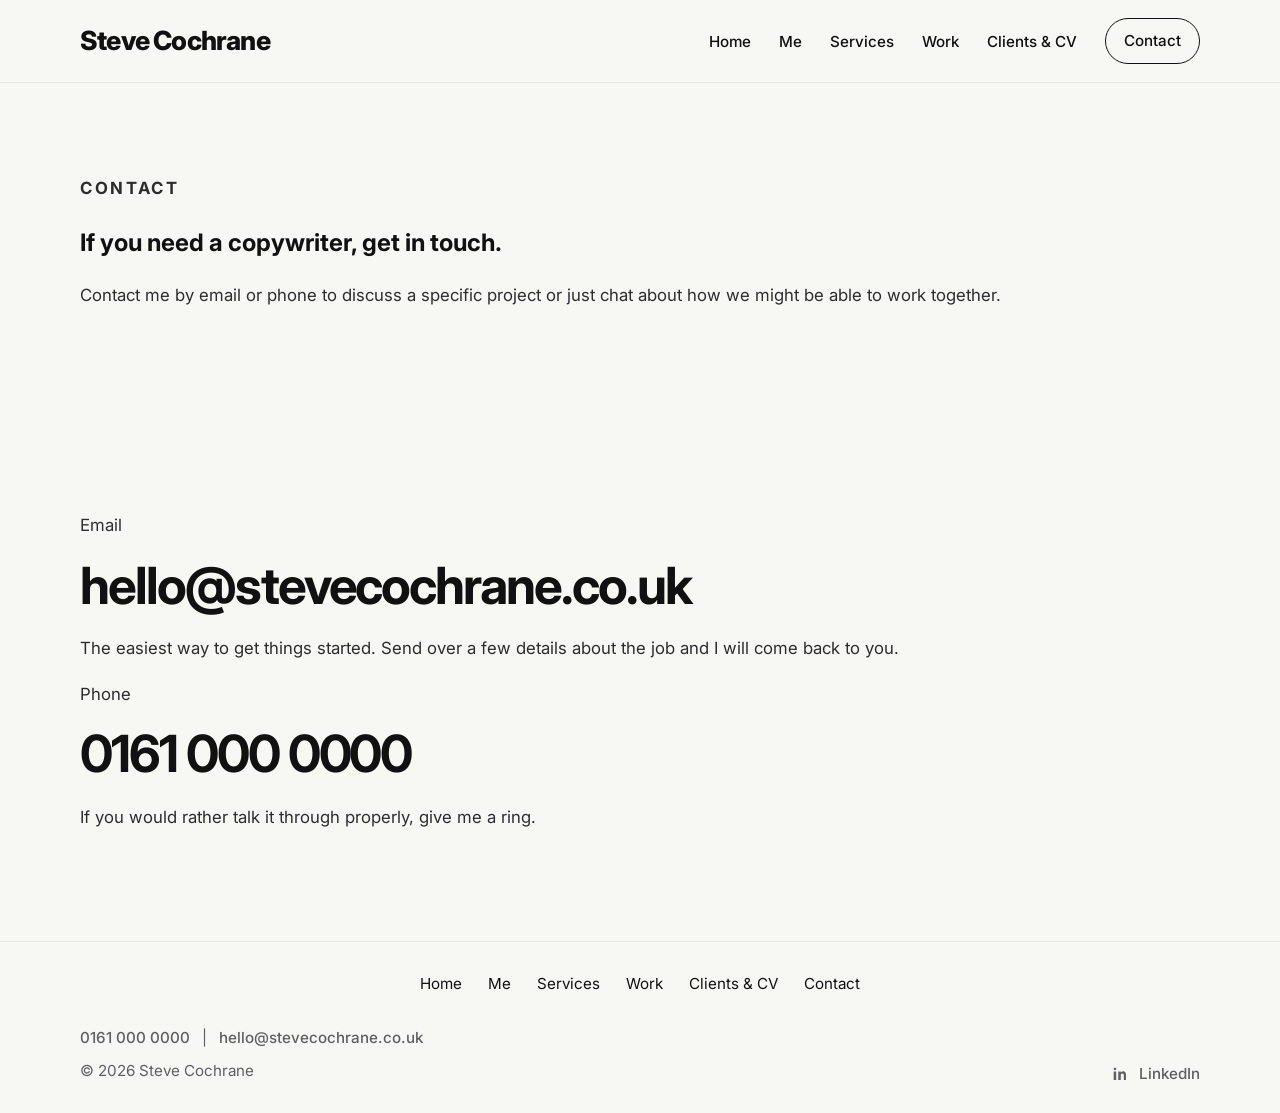
<file: contact.html>
<!DOCTYPE html>
<html lang="en-GB">
<head>
  <meta charset="UTF-8" />
  <meta name="viewport" content="width=device-width, initial-scale=1.0" />
  <title>Contact | Steve Cochrane</title>
  <meta
    name="description"
    content="Get in touch with freelance copywriter Steve Cochrane about website copy, articles, long-form content and more."
  />
  <link rel="preconnect" href="https://fonts.googleapis.com" />
  <link rel="preconnect" href="https://fonts.gstatic.com" crossorigin />
  <link
    href="https://fonts.googleapis.com/css2?family=Inter:wght@400;500;600;700;800&display=swap"
    rel="stylesheet"
  />
  <link rel="stylesheet" href="css/style.css" />
</head>
<body>
  <a class="skip-link" href="#main">Skip to content</a>

  <header class="site-header">
    <div class="container header-inner">
      <a class="site-logo" href="index.html">Steve Cochrane</a>

      <nav class="site-nav" aria-label="Primary navigation">
        <ul>
          <li><a href="index.html">Home</a></li>
          <li><a href="me.html">Me</a></li>
          <li><a href="services.html">Services</a></li>
          <li><a href="work.html">Work</a></li>
          <li><a href="clients-cv.html">Clients &amp; CV</a></li>
          <li><a class="nav-cta" href="contact.html">Contact</a></li>
        </ul>
      </nav>
    </div>
  </header>

  <main id="main">
    <section class="section contact-page-intro">
      <div class="container contact-page-inner">
        <p class="section-label">Contact</p>
        <h1>If you need a copywriter, get in touch.</h1>

        <p>
         Contact me by email or phone to discuss a specific project or just chat about how we might be able to work together. 

        </p>

     </div>
    </section>

    <section class="section contact-methods-section">
      <div class="container contact-methods-grid">
        <article class="contact-method-card">
          <p class="contact-method-label">Email</p>
          <h2 class="contact-value">
            <a href="mailto:hello@stevecochrane.co.uk">hello@stevecochrane.co.uk</a>
          </h2>
          <p>
           The easiest way to get things started. Send over a few details about the job and I will come back to you.

          </p>
        </article>

        <article class="contact-method-card">
          <p class="contact-method-label">Phone</p>
          <h2 class="contact-value">
            <a href="tel:01610000000">0161 000 0000</a>
          </h2>
          <p>
           If you would rather talk it through properly, give me a ring.
          </p>
        </article>

        
      </div>
    </section>

    
  </main>

  <footer class="site-footer">
    <div class="container footer-main">
      <nav class="footer-nav" aria-label="Footer navigation">
        <ul>
          <li><a href="index.html">Home</a></li>
          <li><a href="me.html">Me</a></li>
          <li><a href="services.html">Services</a></li>
          <li><a href="work.html">Work</a></li>
          <li><a href="clients-cv.html">Clients &amp; CV</a></li>
          <li><a href="contact.html">Contact</a></li>
        </ul>
      </nav>

      <div class="footer-meta">
        <div class="footer-meta-left">
          <p>
            <a class="footer-contact-item" href="tel:01610000000">0161 000 0000</a>
            <span>|</span>
            <a class="footer-contact-item" href="mailto:hello@stevecochrane.co.uk">hello@stevecochrane.co.uk</a>
          </p>
          <p>© 2026 Steve Cochrane</p>
        </div>

        <a
          class="footer-social"
          href="#"
          target="_blank"
          rel="noopener noreferrer"
          aria-label="Visit Steve Cochrane on LinkedIn"
        >
          <svg viewBox="0 0 24 24" aria-hidden="true">
            <path d="M6.94 8.5H3.56V20h3.38V8.5Zm-1.69-1.47c1.08 0 1.75-.72 1.75-1.62-.02-.92-.67-1.62-1.73-1.62S3.5 4.49 3.5 5.41c0 .9.68 1.62 1.73 1.62h.02ZM20.5 20h-3.38v-6.16c0-1.55-.56-2.6-1.95-2.6-1.07 0-1.7.72-1.98 1.42-.1.25-.13.6-.13.95V20H9.68s.05-10.46 0-11.5h3.38v1.63c.45-.7 1.25-1.7 3.05-1.7 2.23 0 3.89 1.45 3.89 4.56V20Z"/>
          </svg>
          <span>LinkedIn</span>
        </a>
      </div>
    </div>
  </footer>
</body>
</html>
</file>
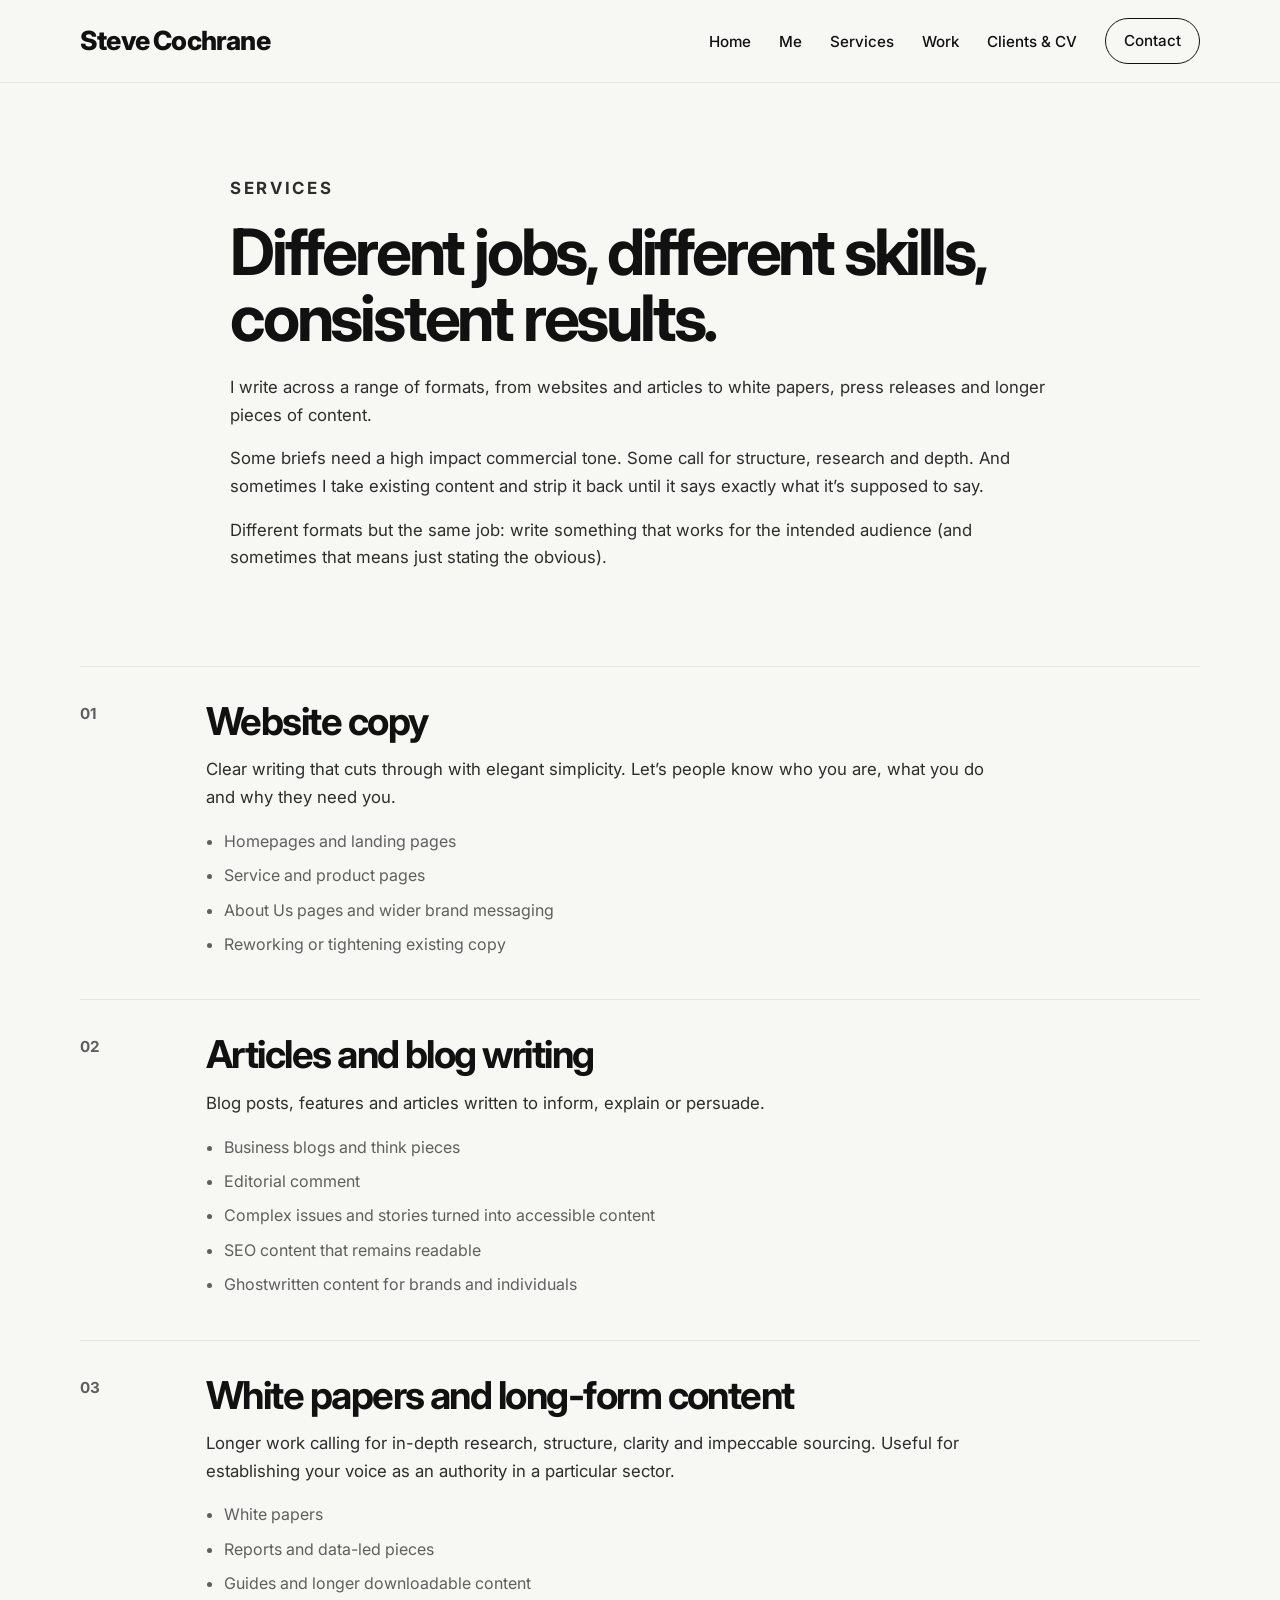
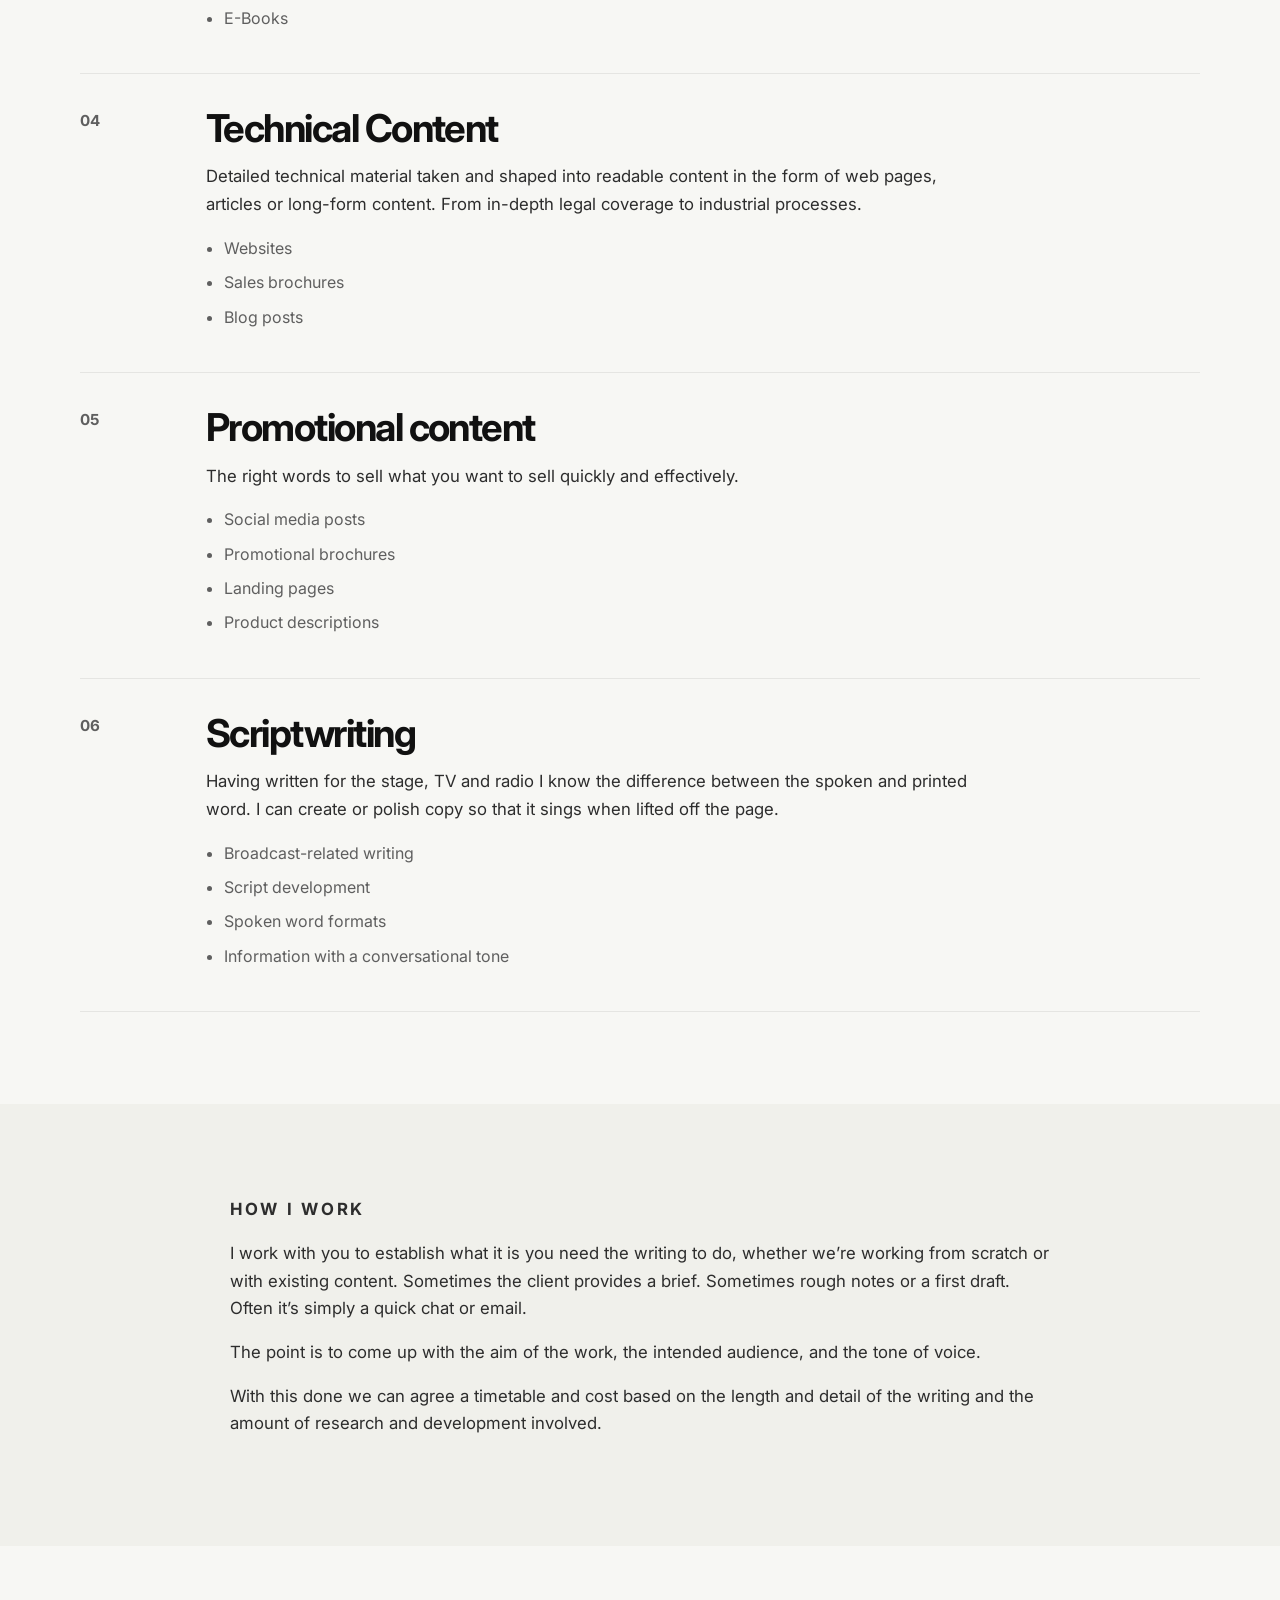
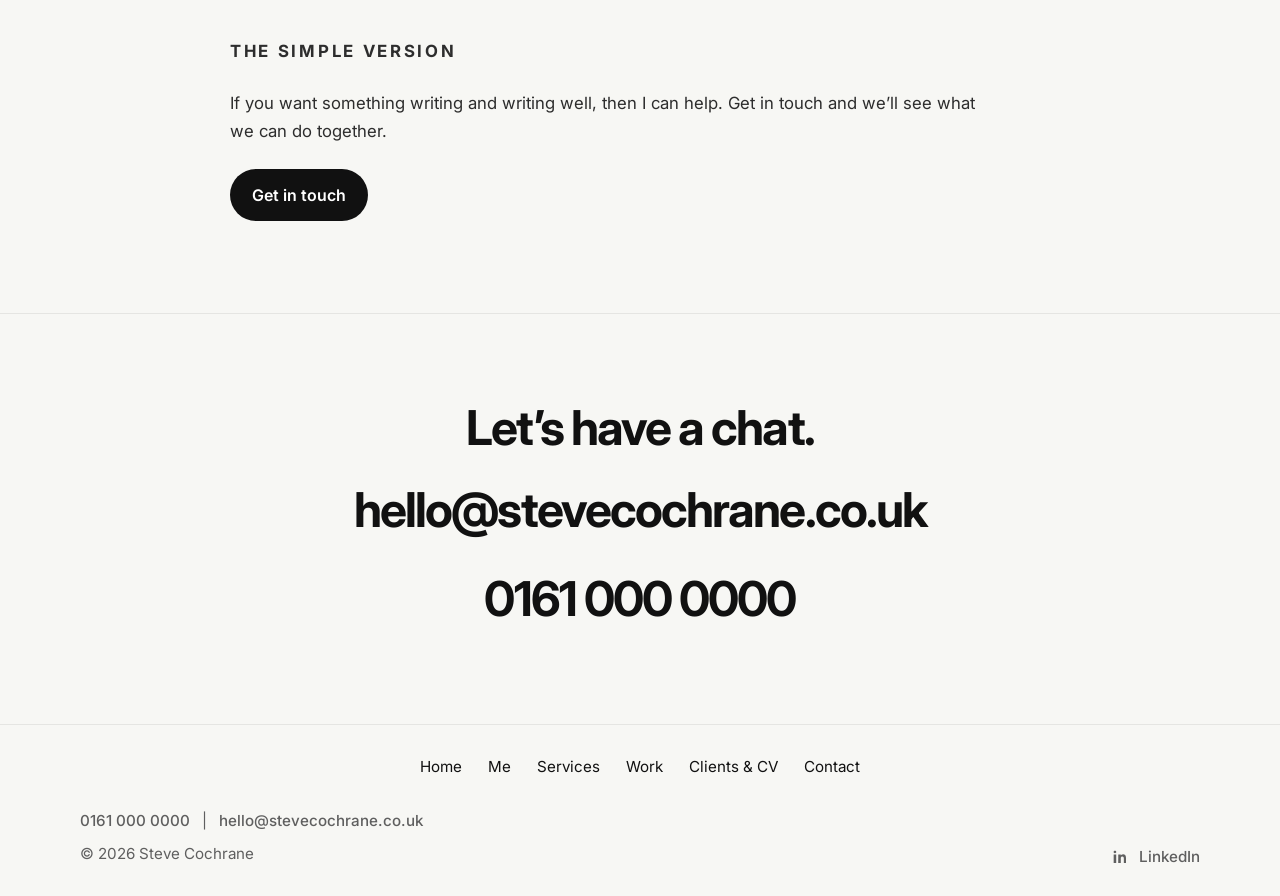
<file: services.html>
<!DOCTYPE html>
<html lang="en-GB">
<head>
  <meta charset="UTF-8" />
  <meta name="viewport" content="width=device-width, initial-scale=1.0" />
  <title>Services | Steve Cochrane</title>
  <meta
    name="description"
    content="Copywriting services by Steve Cochrane, including website copy, articles, blogs, white papers, press releases and more."
  />
  <link rel="preconnect" href="https://fonts.googleapis.com" />
  <link rel="preconnect" href="https://fonts.gstatic.com" crossorigin />
  <link
    href="https://fonts.googleapis.com/css2?family=Inter:wght@400;500;600;700;800&display=swap"
    rel="stylesheet"
  />
  <link rel="stylesheet" href="css/style.css" />
</head>
<body>
  <a class="skip-link" href="#main">Skip to content</a>

  <header class="site-header">
    <div class="container header-inner">
      <a class="site-logo" href="index.html">Steve Cochrane</a>

      <nav class="site-nav" aria-label="Primary navigation">
        <ul>
          <li><a href="index.html">Home</a></li>
          <li><a href="me.html">Me</a></li>
          <li><a href="services.html">Services</a></li>
          <li><a href="work.html">Work</a></li>
          <li><a href="clients-cv.html">Clients &amp; CV</a></li>
          <li><a class="nav-cta" href="contact.html">Contact</a></li>
        </ul>
      </nav>
    </div>
  </header>

  <main id="main">
    <section class="section services-intro">
      <div class="container services-intro-inner">
        <p class="section-label">Services</p>
        <h1>Different jobs, different skills, consistent results.
</h1>

        <p>
         I write across a range of formats, from websites and articles to white papers, press releases and longer pieces of content.

        </p>

        <p>
         Some briefs need a high impact commercial tone. Some call for structure, research and depth. And sometimes I take existing content and strip it back until it says exactly what it’s supposed to say. 

        </p>

        <p>
       Different formats but the same job: write something that works for the intended audience (and sometimes that means just stating the obvious).   

        </p>
      </div>
    </section>

    <section class="section services-list-section">
      <div class="container">

        <article class="service-row">
          <div class="service-row-label">
            <p>01</p>
          </div>
          <div class="service-row-content">
            <h2>Website copy</h2>
            <p>
             Clear writing that cuts through with elegant simplicity. Let’s people know who you are, what you do and why they need you. 

            </p>
            <ul>
              <li>Homepages and landing pages</li>
              <li>Service and product pages</li>
              <li>About Us pages and wider brand messaging</li>
              <li>Reworking or tightening existing copy</li>
            </ul>
          </div>
        </article>

        <article class="service-row">
          <div class="service-row-label">
            <p>02</p>
          </div>
          <div class="service-row-content">
            <h2>Articles and blog writing</h2>
            <p>
              Blog posts, features and articles written to inform, explain or persuade.

            </p>
            <ul>
              <li>Business blogs and think pieces
</li>
              <li>Editorial comment
</li>
              <li>Complex issues and stories turned into accessible content
</li>
              <li>SEO content that remains readable
</li>
              <li>Ghostwritten content for brands and individuals</li>
            </ul>
          </div>
        </article>

        <article class="service-row">
          <div class="service-row-label">
            <p>03</p>
          </div>
          <div class="service-row-content">
            <h2>White papers and long-form content</h2>
            <p>
              Longer work calling for in-depth research, structure, clarity and impeccable sourcing. Useful for establishing your voice as an authority in a particular sector.

            </p>
            <ul>
              <li>White papers</li>
              <li>Reports and data-led pieces
</li>
              <li>Guides and longer downloadable content
</li>
              <li>E-Books</li>
            </ul>
          </div>
        </article>

        <article class="service-row">
          <div class="service-row-label">
            <p>04</p>
          </div>
          <div class="service-row-content">
            <h2>Technical Content</h2>
            <p>
              Detailed technical material taken and shaped into readable content in the form of web pages, articles or long-form content. From in-depth legal coverage to industrial processes. 

            </p>
            <ul>
              <li>Websites</li>
              <li>Sales brochures</li>
              <li>Blog posts</li>
            </ul>
          </div>
        </article>

        <article class="service-row">
          <div class="service-row-label">
            <p>05</p>
          </div>
          <div class="service-row-content">
            <h2>Promotional content
</h2>
            <p>
              The right words to sell what you want to sell quickly and effectively.
            </p>
            <ul>
              <li>Social media posts
</li>
              <li>Promotional brochures 
</li>
              <li>Landing pages
</li>
              <li>Product descriptions 
</li>
            </ul>
          </div>
        </article>

        <article class="service-row">
          <div class="service-row-label">
            <p>06</p>
          </div>
          <div class="service-row-content">
            <h2>Scriptwriting</h2>
            <p>
             Having written for the stage, TV and radio I know the difference between the spoken and printed word. I can create or polish copy so that it sings when lifted off the page. 

            </p>
            <ul>
              <li>Broadcast-related writing</li>
              <li>Script development</li>
              <li>Spoken word formats</li>
              <li>Information with a conversational tone
</li>
            </ul>
          </div>
        </article>

      </div>
    </section>

    <section class="section how-i-work-section">
      <div class="container how-i-work-inner">
        <p class="section-label">How I work</p>
    

        <p>
         I work with you to establish what it is you need the writing to do, whether we’re working from scratch or with existing content. Sometimes the client provides a brief. Sometimes rough notes or a first draft. Often it’s simply a quick chat or email. 
        </p>

        <p>
         The point is to come up with the aim of the work, the intended audience, and the tone of voice. 

        </p>

        <p>
          With this done we can agree a timetable and cost based on the length and detail of the writing and the amount of research and development involved. 

        </p>
      </div>
    </section>

    <section class="section services-closing-section">
      <div class="container services-closing-inner">
        <p class="section-label">The simple version 
</p>        <p>
         If you want something writing and writing well, then I can help. Get in touch and we’ll see what we can do together. 
        </p>
        <a class="button button-primary" href="contact.html">Get in touch</a>
      </div>
    </section>

    <section class="contact-band">
      <div class="container contact-band-inner">
        <h2>Let’s have a chat.</h2>
        <a href="mailto:hello@stevecochrane.co.uk">hello@stevecochrane.co.uk</a>
        <a href="tel:01610000000">0161 000 0000</a>
      </div>
    </section>
  </main>

  <footer class="site-footer">
    <div class="container footer-main">
      <nav class="footer-nav" aria-label="Footer navigation">
        <ul>
          <li><a href="index.html">Home</a></li>
          <li><a href="me.html">Me</a></li>
          <li><a href="services.html">Services</a></li>
          <li><a href="work.html">Work</a></li>
          <li><a href="clients-cv.html">Clients &amp; CV</a></li>
          <li><a href="contact.html">Contact</a></li>
        </ul>
      </nav>

      <div class="footer-meta">
        <div class="footer-meta-left">
          <p>
            <a class="footer-contact-item" href="tel:01610000000">0161 000 0000</a>
            <span>|</span>
            <a class="footer-contact-item" href="mailto:hello@stevecochrane.co.uk">hello@stevecochrane.co.uk</a>
          </p>
          <p>© 2026 Steve Cochrane</p>
        </div>

        <a
          class="footer-social"
          href="#"
          target="_blank"
          rel="noopener noreferrer"
          aria-label="Visit Steve Cochrane on LinkedIn"
        >
          <svg viewBox="0 0 24 24" aria-hidden="true">
            <path d="M6.94 8.5H3.56V20h3.38V8.5Zm-1.69-1.47c1.08 0 1.75-.72 1.75-1.62-.02-.92-.67-1.62-1.73-1.62S3.5 4.49 3.5 5.41c0 .9.68 1.62 1.73 1.62h.02ZM20.5 20h-3.38v-6.16c0-1.55-.56-2.6-1.95-2.6-1.07 0-1.7.72-1.98 1.42-.1.25-.13.6-.13.95V20H9.68s.05-10.46 0-11.5h3.38v1.63c.45-.7 1.25-1.7 3.05-1.7 2.23 0 3.89 1.45 3.89 4.56V20Z"/>
          </svg>
          <span>LinkedIn</span>
        </a>
      </div>
    </div>
  </footer>
</body>
</html>
</file>
<file: css/style.css>
:root {
  --bg: #f7f7f4;
  --surface: #ffffff;
  --text: #111111;
  --muted: #5f5f5f;
  --line: #dddddd;
  --accent: #111111;
  --max-width: 1120px;
  --narrow-width: 760px;
  --radius: 18px;
  --shadow: 0 10px 30px rgba(0, 0, 0, 0.04);
}

* {
  box-sizing: border-box;
}

html {
  scroll-behavior: smooth;
}

body {
  margin: 0;
  font-family: "Inter", sans-serif;
  background: var(--bg);
  color: var(--text);
  line-height: 1.65;
}

img {
  max-width: 100%;
  display: block;
}

a {
  color: var(--text);
  text-decoration: none;
}

a:hover {
  text-decoration: underline;
}

.skip-link {
  position: absolute;
  left: 16px;
  top: -48px;
  background: #111111;
  color: #ffffff;
  padding: 10px 14px;
  border-radius: 999px;
  z-index: 1000;
  transition: top 0.2s ease;
}

.skip-link:focus {
  top: 16px;
}

.container {
  width: min(calc(100% - 40px), var(--max-width));
  margin: 0 auto;
}

.narrow {
  width: min(100%, var(--narrow-width));
}

.site-header {
  position: sticky;
  top: 0;
  z-index: 100;
  background: rgba(247, 247, 244, 0.92);
  backdrop-filter: blur(12px);
  border-bottom: 1px solid rgba(17, 17, 17, 0.08);
}

.header-inner {
  display: flex;
  align-items: center;
  justify-content: space-between;
  min-height: 82px;
  gap: 24px;
}

.site-logo {
  font-size: 1.65rem;
  font-weight: 800;
  letter-spacing: -0.03em;
  text-decoration: none;
}

.site-logo:hover {
  text-decoration: none;
}

.site-nav ul {
  display: flex;
  align-items: center;
  gap: 28px;
  list-style: none;
  padding: 0;
  margin: 0;
}

.site-nav a {
  font-size: 0.95rem;
  font-weight: 500;
  text-decoration: none;
}

.nav-cta {
  display: inline-flex;
  align-items: center;
  justify-content: center;
  min-height: 46px;
  padding: 0 18px;
  border: 1px solid #111111;
  border-radius: 999px;
}

.nav-cta:hover {
  background: #111111;
  color: #ffffff;
  text-decoration: none;
}

.hero {
  padding: 84px 0 48px;
}

.hero-grid {
  display: grid;
  grid-template-columns: 1.1fr 0.9fr;
  gap: 56px;
  align-items: center;
}

.eyebrow {
  margin: 0 0 18px;
  font-size: 0.82rem;
  font-weight: 700;
  letter-spacing: 0.16em;
  text-transform: uppercase;
  color: var(--muted);
}

.hero h1 {
  margin: 0;
  font-size: clamp(2.8rem, 6vw, 5rem);
  line-height: 1.03;
  letter-spacing: -0.05em;
  max-width: 10ch;
}

.hero-text {
  margin: 28px 0 0;
  max-width: 600px;
  font-size: 1.15rem;
  color: var(--muted);
}

.hero-actions {
  display: flex;
  flex-wrap: wrap;
  gap: 14px;
  margin-top: 34px;
}

.button {
  display: inline-flex;
  align-items: center;
  justify-content: center;
  min-height: 52px;
  padding: 0 22px;
  border-radius: 999px;
  font-weight: 600;
  transition: transform 0.2s ease, background 0.2s ease, color 0.2s ease;
}

.button:hover {
  text-decoration: none;
  transform: translateY(-2px);
}

.button-primary {
  background: #111111;
  color: #ffffff;
}

.button-primary:hover {
  background: #222222;
}

.button-secondary {
  border: 1px solid #111111;
  color: #111111;
}

.button-secondary:hover {
  background: #111111;
  color: #ffffff;
}

.hero-image-wrap {
  display: flex;
  justify-content: center;
}

.hero-image {
  width: 100%;
  max-width: 420px;
  aspect-ratio: 4 / 5;
  object-fit: cover;
  border-radius: 24px;
  background: #e9e9e4;
  box-shadow: var(--shadow);
  border: 1px solid rgba(17, 17, 17, 0.08);
}

.intro-strip {
  padding: 22px 0;
  border-top: 1px solid rgba(17, 17, 17, 0.08);
  border-bottom: 1px solid rgba(17, 17, 17, 0.08);
}

.intro-strip-inner p {
  margin: 0;
  font-size: 1.05rem;
  color: var(--muted);
}

.section {
  padding: 92px 0;
}

.section-alt {
  background: #f0f0eb;
}

.section-label {
  margin: 0 0 14px;
  font-size: 0.82rem;
  font-weight: 700;
  letter-spacing: 0.16em;
  text-transform: uppercase;
  color: var(--muted);
}

.section h2 {
  margin: 0 0 22px;
  font-size: clamp(2rem, 4vw, 3.2rem);
  line-height: 1.08;
  letter-spacing: -0.04em;
}

.section p {
  margin: 0 0 18px;
  font-size: 1.05rem;
  color: #2d2d2d;
}

.section-intro {
  max-width: 700px;
  color: var(--muted);
}

.services-grid {
  display: grid;
  grid-template-columns: repeat(2, minmax(0, 1fr));
  gap: 22px;
  margin-top: 34px;
}

.service-card {
  background: var(--surface);
  border: 1px solid rgba(17, 17, 17, 0.08);
  border-radius: var(--radius);
  padding: 28px;
  box-shadow: var(--shadow);
}

.service-card h3 {
  margin: 0 0 12px;
  font-size: 1.3rem;
  letter-spacing: -0.03em;
}

.service-card p {
  margin: 0;
  color: var(--muted);
}

.work-list {
  display: flex;
  flex-direction: column;
  margin-top: 30px;
  border-top: 1px solid var(--line);
}

.work-item {
  display: flex;
  align-items: center;
  justify-content: space-between;
  gap: 24px;
  padding: 24px 0;
  border-bottom: 1px solid var(--line);
}

.work-item h3 {
  margin: 0 0 8px;
  font-size: 1.2rem;
  letter-spacing: -0.03em;
}

.work-item p {
  margin: 0;
  color: var(--muted);
}

.work-item a {
  white-space: nowrap;
  font-weight: 600;
}

.quote-block {
  padding: 40px;
  background: #111111;
  color: #ffffff;
  border-radius: 24px;
}

.quote-block p {
  margin: 0;
  color: #ffffff;
  font-size: clamp(1.3rem, 3vw, 2rem);
  line-height: 1.3;
  letter-spacing: -0.03em;
}

.contact-section {
  padding-bottom: 110px;
}

.contact-details {
  display: flex;
  flex-direction: column;
  gap: 10px;
  margin-top: 28px;
}

.contact-details a,
.contact-details span {
  font-size: clamp(1.4rem, 3vw, 2.2rem);
  font-weight: 700;
  letter-spacing: -0.03em;
}

.site-footer {
  border-top: 1px solid rgba(17, 17, 17, 0.08);
  padding: 26px 0;
}

.footer-inner {
  display: flex;
  align-items: center;
  justify-content: space-between;
  gap: 20px;
}

.footer-inner p {
  margin: 0;
  color: var(--muted);
  font-size: 0.95rem;
}

@media (max-width: 900px) {
  .header-inner {
    flex-direction: column;
    align-items: flex-start;
    padding: 18px 0;
  }

  .site-nav ul {
    flex-wrap: wrap;
    gap: 14px 18px;
  }

  .hero-grid {
    grid-template-columns: 1fr;
    gap: 34px;
  }

  .hero h1 {
    max-width: 12ch;
  }

  .services-grid {
    grid-template-columns: 1fr;
  }

  .work-item {
    flex-direction: column;
    align-items: flex-start;
  }

  .footer-inner {
    flex-direction: column;
    align-items: flex-start;
  }
}

@media (max-width: 640px) {
  .container {
    width: min(calc(100% - 28px), var(--max-width));
  }

  .hero {
    padding-top: 56px;
  }

  .section {
    padding: 70px 0;
  }

  .hero-text,
  .section p,
  .intro-strip-inner p,
  .service-card p {
    font-size: 1rem;
  }

  .quote-block {
    padding: 28px;
  }

  .contact-details a,
  .contact-details span {
    font-size: 1.25rem;
  }
}
/* ===== ME PAGE ===== */

.bio-grid {
  display: grid;
  grid-template-columns: 1.1fr 0.9fr;
  gap: 60px;
  align-items: start;
}

.bio-copy h1 {
  margin: 0 0 24px;
  font-size: clamp(2.6rem, 5vw, 4rem);
  line-height: 1.05;
  letter-spacing: -0.04em;
}

.bio-copy p {
  margin: 0 0 18px;
  font-size: 1.05rem;
  color: #2d2d2d;
}

.bio-image-wrap {
  display: flex;
  justify-content: center;
}

.bio-image {
  width: 100%;
  max-width: 420px;
  aspect-ratio: 4 / 5;
  object-fit: cover;
  border-radius: 20px;
  background: #e9e9e4;
  border: 1px solid rgba(17, 17, 17, 0.08);
}

/* Responsive */

@media (max-width: 900px) {
  .bio-grid {
    grid-template-columns: 1fr;
    gap: 32px;
  }

  .bio-image {
    max-width: 100%;
  }
}
/* ===== MINIMAL HOMEPAGE TWEAK ===== */

.hero-minimal {
  min-height: calc(100vh - 82px);
  display: flex;
  align-items: center;
  padding: 72px 0;
}

/* ===== SHARED FOOTER ===== */

.site-footer {
  border-top: 1px solid rgba(17, 17, 17, 0.08);
  padding: 20px 0;
}

.footer-contact {
  display: flex;
  align-items: center;
  justify-content: space-between;
  gap: 18px 28px;
  flex-wrap: wrap;
}

.footer-contact-item,
.footer-social {
  display: inline-flex;
  align-items: center;
  gap: 10px;
  color: var(--muted);
  font-size: 0.95rem;
  font-weight: 500;
  text-decoration: none;
}

.footer-contact-item:hover,
.footer-social:hover {
  color: var(--text);
  text-decoration: none;
}

.footer-social svg {
  width: 18px;
  height: 18px;
  fill: currentColor;
  flex: 0 0 18px;
}

.footer-social span {
  line-height: 1;
}

@media (max-width: 640px) {
  .hero-minimal {
    min-height: auto;
    padding: 56px 0 64px;
  }

  .footer-contact {
    flex-direction: column;
    align-items: flex-start;
  }
}
/* ===== HOMEPAGE PREVIEW SECTIONS ===== */

.home-preview-section {
  padding: 56px 0;
  border-top: 1px solid rgba(17, 17, 17, 0.08);
}

.home-preview-grid {
  display: grid;
  grid-template-columns: 180px minmax(0, 1fr);
  gap: 32px;
  align-items: start;
}

.home-preview-label p {
  margin: 0;
  font-size: 0.82rem;
  font-weight: 700;
  letter-spacing: 0.16em;
  text-transform: uppercase;
  color: var(--muted);
}

.home-preview-content h2 {
  margin: 0 0 18px;
  font-size: clamp(1.8rem, 3.4vw, 2.7rem);
  line-height: 1.08;
  letter-spacing: -0.04em;
}

.home-preview-content p {
  margin: 0 0 16px;
  max-width: 760px;
  color: #2d2d2d;
}

.text-link {
  display: inline-block;
  margin-top: 8px;
  font-weight: 600;
  text-decoration: none;
  border-bottom: 1px solid currentColor;
  padding-bottom: 2px;
}

.text-link:hover {
  text-decoration: none;
}

.home-simple-list {
  list-style: none;
  padding: 0;
  margin: 0 0 18px;
}

.home-simple-list li {
  padding: 10px 0;
  border-bottom: 1px solid rgba(17, 17, 17, 0.08);
  color: #2d2d2d;
}

.home-simple-list li:first-child {
  border-top: 1px solid rgba(17, 17, 17, 0.08);
}

.home-work-preview {
  margin-bottom: 18px;
}

.home-work-item {
  padding: 14px 0;
  border-bottom: 1px solid rgba(17, 17, 17, 0.08);
}

.home-work-item:first-child {
  border-top: 1px solid rgba(17, 17, 17, 0.08);
}

.home-work-item h3 {
  margin: 0 0 6px;
  font-size: 1.05rem;
  letter-spacing: -0.02em;
}

.home-work-item p {
  margin: 0;
  color: var(--muted);
}

@media (max-width: 900px) {
  .home-preview-grid {
    grid-template-columns: 1fr;
    gap: 14px;
  }
}
/* ===== WORK THUMBNAILS ON HOMEPAGE ===== */

.home-work-thumbs {
  display: grid;
  grid-template-columns: repeat(3, minmax(0, 1fr));
  gap: 18px;
  margin: 24px 0 18px;
}

.work-thumb {
  display: block;
  text-decoration: none;
  color: inherit;
}

.work-thumb:hover {
  text-decoration: none;
}

.work-thumb img {
  width: 100%;
  aspect-ratio: 4 / 3;
  object-fit: cover;
  border-radius: 16px;
  background: #e9e9e4;
  border: 1px solid rgba(17, 17, 17, 0.08);
  margin-bottom: 12px;
}

.work-thumb-copy h3 {
  margin: 0 0 6px;
  font-size: 1.05rem;
  letter-spacing: -0.02em;
}

.work-thumb-copy p {
  margin: 0;
  color: var(--muted);
  font-size: 0.97rem;
}

/* ===== LARGE CONTACT BAND ===== */

.contact-band {
  padding: 88px 0 76px;
  border-top: 1px solid rgba(17, 17, 17, 0.08);
}

.contact-band-inner {
  text-align: center;
}

.contact-band-inner h2 {
  margin: 0 0 16px;
  font-size: clamp(2rem, 4vw, 3rem);
  line-height: 1.08;
  letter-spacing: -0.04em;
}

.contact-band-inner a {
  display: block;
  width: fit-content;
  margin: 0 auto 10px;
  font-size: clamp(1.8rem, 4vw, 3rem);
  font-weight: 700;
  letter-spacing: -0.04em;
  text-decoration: none;
}

.contact-band-inner a:hover {
  text-decoration: underline;
}

/* ===== FOOTER WITH NAV ===== */

.site-footer {
  border-top: 1px solid rgba(17, 17, 17, 0.08);
  padding: 28px 0 30px;
}

.footer-main {
  display: flex;
  flex-direction: column;
  gap: 28px;
}

.footer-nav ul {
  display: flex;
  flex-wrap: wrap;
  justify-content: center;
  gap: 12px 26px;
  list-style: none;
  padding: 0;
  margin: 0;
}

.footer-nav a {
  color: var(--text);
  text-decoration: none;
  font-size: 0.95rem;
}

.footer-nav a:hover {
  text-decoration: underline;
}

.footer-meta {
  display: flex;
  align-items: flex-end;
  justify-content: space-between;
  gap: 20px;
}

.footer-meta-left p {
  margin: 0 0 8px;
  color: var(--muted);
  font-size: 0.95rem;
}

.footer-meta-left p:last-child {
  margin-bottom: 0;
}

.footer-meta-left span {
  margin: 0 8px;
  color: var(--muted);
}

.footer-contact-item {
  color: var(--muted);
  text-decoration: none;
}

.footer-contact-item:hover {
  color: var(--text);
  text-decoration: none;
}

.footer-social {
  display: inline-flex;
  align-items: center;
  gap: 10px;
  color: var(--muted);
  text-decoration: none;
  font-size: 0.95rem;
  font-weight: 500;
}

.footer-social:hover {
  color: var(--text);
  text-decoration: none;
}

.footer-social svg {
  width: 18px;
  height: 18px;
  fill: currentColor;
  flex: 0 0 18px;
}

/* ===== RESPONSIVE ===== */

@media (max-width: 900px) {
  .home-work-thumbs {
    grid-template-columns: 1fr;
  }

  .footer-meta {
    flex-direction: column;
    align-items: flex-start;
  }
}

@media (max-width: 640px) {
  .contact-band {
    padding: 64px 0 56px;
  }

  .contact-band-inner a {
    font-size: 1.5rem;
    word-break: break-word;
  }

  .footer-nav ul {
    justify-content: flex-start;
    gap: 10px 18px;
  }
}
/* ===== WORK PAGE ===== */

.work-hero {
  padding-bottom: 70px;
}

.work-hero-grid {
  display: grid;
  grid-template-columns: 1fr 1fr;
  gap: 48px;
  align-items: center;
}

.work-hero-image img {
  width: 100%;
  aspect-ratio: 4 / 3;
  object-fit: cover;
  border-radius: 20px;
  background: #e9e9e4;
  border: 1px solid rgba(17, 17, 17, 0.08);
}

.work-hero-copy h1 {
  margin: 0 0 20px;
  font-size: clamp(2.4rem, 5vw, 4.2rem);
  line-height: 1.05;
  letter-spacing: -0.04em;
}

.work-hero-copy p {
  margin: 0 0 16px;
  color: #2d2d2d;
}

.work-section {
  padding-top: 70px;
  padding-bottom: 70px;
}

.work-section-alt {
  background: #f0f0eb;
}

.work-section-heading {
  max-width: 760px;
  margin-bottom: 30px;
}

.work-section-heading h2 {
  margin: 0 0 14px;
  font-size: clamp(1.9rem, 3.8vw, 3rem);
  line-height: 1.08;
  letter-spacing: -0.04em;
}

.work-section-heading p {
  margin: 0;
  color: var(--muted);
}

.work-grid {
  display: grid;
  grid-template-columns: repeat(2, minmax(0, 1fr));
  gap: 26px;
}

.work-card {
  background: var(--surface);
  border: 1px solid rgba(17, 17, 17, 0.08);
  border-radius: 20px;
  overflow: hidden;
}

.work-card-image {
  display: block;
  text-decoration: none;
}

.work-card-image:hover {
  text-decoration: none;
}

.work-card-image img {
  width: 100%;
  aspect-ratio: 16 / 10;
  object-fit: cover;
  background: #e9e9e4;
  border-bottom: 1px solid rgba(17, 17, 17, 0.08);
}

.work-card-body {
  padding: 22px;
}

.work-card-body h3 {
  margin: 0 0 10px;
  font-size: 1.25rem;
  letter-spacing: -0.03em;
}

.work-card-body p {
  margin: 0 0 18px;
  color: var(--muted);
}

.work-card-actions {
  display: flex;
  flex-wrap: wrap;
  gap: 14px;
}

.work-card-actions a {
  font-weight: 600;
  text-decoration: none;
  border-bottom: 1px solid currentColor;
  padding-bottom: 2px;
}

.work-card-actions a:hover {
  text-decoration: none;
}

@media (max-width: 900px) {
  .work-hero-grid,
  .work-grid {
    grid-template-columns: 1fr;
  }

  .work-hero {
    padding-bottom: 50px;
  }

  .work-section {
    padding-top: 50px;
    padding-bottom: 50px;
  }
}
/* ===== CLIENTS & CV PAGE ===== */

.clients-intro {
  padding-bottom: 46px;
}

.clients-intro-inner {
  max-width: 760px;
}

.clients-intro-inner h1 {
  margin: 0 0 22px;
  font-size: clamp(2.5rem, 5vw, 4.6rem);
  line-height: 1.05;
  letter-spacing: -0.05em;
}

.clients-intro-inner p {
  margin: 0 0 16px;
  color: #2d2d2d;
}

.client-logos-section {
  padding-top: 20px;
  padding-bottom: 70px;
}

.client-logos-grid {
  display: grid;
  grid-template-columns: repeat(5, minmax(0, 1fr));
  gap: 34px 26px;
  align-items: center;
}

.client-logo-item {
  display: flex;
  align-items: center;
  justify-content: center;
  min-height: 90px;
}

.client-logo-item img {
  max-width: 300px;
  max-height: 200px;
  width: auto;
  height: auto;
  object-fit: contain;
  opacity: 0.95;
}

.cv-preview-section {
  padding-top: 20px;
}

.cv-preview-inner {
  display: grid;
  grid-template-columns: 0.9fr 1.1fr;
  gap: 44px;
  align-items: center;
}

.cv-copy h2 {
  margin: 0 0 18px;
  font-size: clamp(2rem, 4vw, 3rem);
  line-height: 1.08;
  letter-spacing: -0.04em;
}

.cv-copy p {
  margin: 0 0 16px;
  color: #2d2d2d;
}

.cv-preview-card {
  display: block;
  text-decoration: none;
}

.cv-preview-card:hover {
  text-decoration: none;
}

.cv-preview-card img {
  width: 100%;
  max-width: 560px;
  margin-left: auto;
  border-radius: 18px;
  background: #ecece7;
  border: 1px solid rgba(17, 17, 17, 0.08);
  box-shadow: 0 10px 30px rgba(0, 0, 0, 0.05);
}

/* Responsive */

@media (max-width: 1000px) {
  .client-logos-grid {
    grid-template-columns: repeat(4, minmax(0, 1fr));
  }
}

@media (max-width: 900px) {
  .cv-preview-inner {
    grid-template-columns: 1fr;
    gap: 28px;
  }

  .cv-preview-card img {
    margin-left: 0;
    max-width: 100%;
  }
}

@media (max-width: 700px) {
  .client-logos-grid {
    grid-template-columns: repeat(2, minmax(0, 1fr));
    gap: 26px 18px;
  }

  .client-logo-item {
    min-height: 72px;
  }

  .client-logo-item img {
    max-width: 120px;
    max-height: 48px;
  }
}
.client-logo-item img {
  max-width: 180px;
  max-height: 80px;
  width: auto;
  height: auto;
  object-fit: contain;
}
.client-logos-grid {
  display: grid;
  grid-template-columns: repeat(4, minmax(0, 1fr));
  gap: 50px 40px;
  align-items: center;
  margin-top: 30px;
}
/* ===== SERVICES PAGE ===== */

.services-intro {
  padding-bottom: 54px;
}

.services-intro-inner {
  max-width: 820px;
}

.services-intro-inner h1 {
  margin: 0 0 22px;
  font-size: clamp(2.6rem, 5vw, 4.8rem);
  line-height: 1.04;
  letter-spacing: -0.05em;
}

.services-intro-inner p {
  margin: 0 0 16px;
  color: #2d2d2d;
}

.services-list-section {
  padding-top: 24px;
}

.service-row {
  display: grid;
  grid-template-columns: 100px minmax(0, 1fr);
  gap: 26px;
  padding: 34px 0;
  border-top: 1px solid rgba(17, 17, 17, 0.08);
}

.service-row:last-child {
  border-bottom: 1px solid rgba(17, 17, 17, 0.08);
}

.service-row-label p {
  margin: 0;
  font-size: 0.95rem;
  font-weight: 700;
  color: var(--muted);
}

.service-row-content h2 {
  margin: 0 0 14px;
  font-size: clamp(1.6rem, 3vw, 2.5rem);
  line-height: 1.08;
  letter-spacing: -0.04em;
}

.service-row-content p {
  margin: 0 0 16px;
  max-width: 780px;
  color: #2d2d2d;
}

.service-row-content ul {
  margin: 0;
  padding-left: 18px;
}

.service-row-content li {
  margin: 0 0 8px;
  color: var(--muted);
}

.how-i-work-section {
  background: #f0f0eb;
}

.how-i-work-inner {
  max-width: 820px;
}

.how-i-work-inner h2 {
  margin: 0 0 20px;
  font-size: clamp(2rem, 4vw, 3.2rem);
  line-height: 1.08;
  letter-spacing: -0.04em;
}

.how-i-work-inner p {
  margin: 0 0 16px;
  color: #2d2d2d;
}

.services-closing-inner {
  max-width: 820px;
}

.services-closing-inner h2 {
  margin: 0 0 18px;
  font-size: clamp(2rem, 4vw, 3.1rem);
  line-height: 1.08;
  letter-spacing: -0.04em;
}

.services-closing-inner p {
  margin: 0 0 24px;
  color: #2d2d2d;
  max-width: 760px;
}

@media (max-width: 700px) {
  .service-row {
    grid-template-columns: 1fr;
    gap: 12px;
    padding: 28px 0;
  }
}
/* ===== NEW WORK PAGE ===== */

.work-page-intro {
  padding-bottom: 44px;
}

.work-page-intro-inner {
  max-width: 820px;
}

.work-page-intro-inner h1 {
  margin: 0 0 22px;
  font-size: clamp(2.6rem, 5vw, 4.8rem);
  line-height: 1.04;
  letter-spacing: -0.05em;
}

.work-page-intro-inner p {
  margin: 0 0 16px;
  color: #2d2d2d;
}

.work-accordion-section {
  padding-top: 10px;
}

.work-accordion {
  border-top: 1px solid rgba(17, 17, 17, 0.1);
}

.work-accordion:last-child {
  border-bottom: 1px solid rgba(17, 17, 17, 0.1);
}

.work-accordion summary {
  list-style: none;
  cursor: pointer;
  position: relative;
  padding: 28px 54px 28px 0;
  font-size: clamp(1.4rem, 2.5vw, 2rem);
  font-weight: 700;
  letter-spacing: -0.03em;
}

.work-accordion summary::-webkit-details-marker {
  display: none;
}

.work-accordion summary::after {
  content: "+";
  position: absolute;
  right: 0;
  top: 50%;
  transform: translateY(-50%);
  font-size: 2rem;
  font-weight: 400;
  line-height: 1;
  color: var(--muted);
}

.work-accordion[open] summary::after {
  content: "−";
}

.work-accordion-panel {
  padding: 0 0 34px;
}

.work-example-grid {
  display: grid;
  grid-template-columns: repeat(2, minmax(0, 1fr));
  gap: 34px 26px;
  padding-top: 4px;
}

.work-example-card {
  min-width: 0;
}

.work-example-image {
  display: block;
  text-decoration: none;
}

.work-example-image:hover {
  text-decoration: none;
}

.work-example-image img {
  width: 100%;
  aspect-ratio: 16 / 10;
  object-fit: cover;
  background: #e9e9e4;
  border: 1px solid rgba(17, 17, 17, 0.08);
  margin-bottom: 16px;
}

.work-example-copy h3 {
  margin: 0 0 10px;
  font-size: clamp(1.4rem, 2.2vw, 2rem);
  line-height: 1.1;
  letter-spacing: -0.03em;
  color: #2f5f98;
}

.work-example-copy p {
  margin: 0;
  color: #2d2d2d;
}

@media (max-width: 800px) {
  .work-example-grid {
    grid-template-columns: 1fr;
  }

  .work-accordion summary {
    padding: 22px 42px 22px 0;
  }
}
</file>
